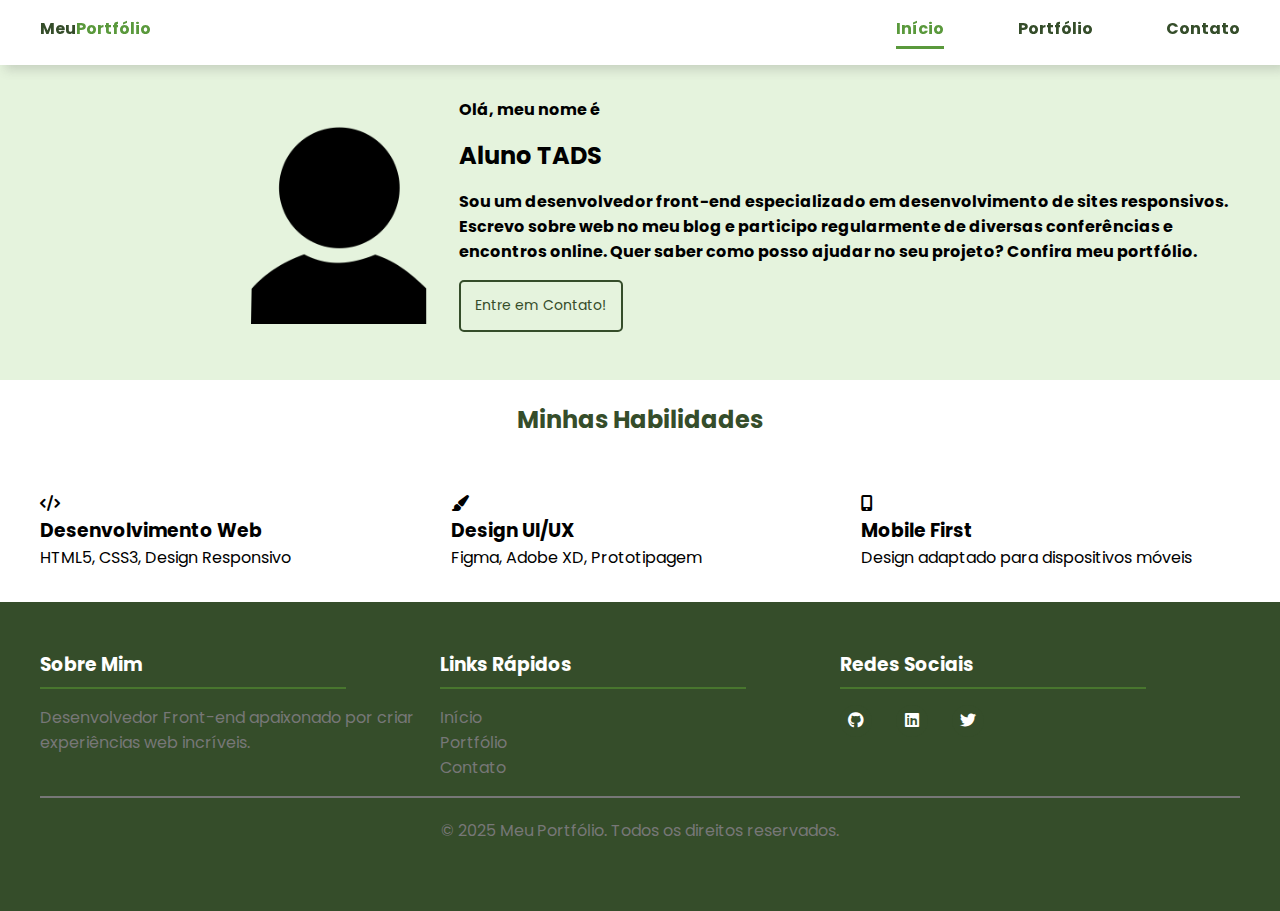
<file: index.html>
<!DOCTYPE html>
<html lang="pt-BR">
<head>
    <meta charset="UTF-8">
    <meta name="viewport" content="width=device-width, initial-scale=1.0">
    <title>Meu Portfólio | Página Inicial</title>
    <link rel="stylesheet" href="https://cdnjs.cloudflare.com/ajax/libs/font-awesome/6.5.1/css/all.min.css">
    <link rel="stylesheet" href="assets/css/style.css">
    <link rel="stylesheet" href="assets/css/components/header.css">
    <link rel="stylesheet" href="assets/css/components/footer.css">
    <link rel="stylesheet" href="assets/css/components/buttons.css">
    <link rel="stylesheet" href="assets/css/pages/home.css">
</head>
<body>
    <div class="container">
        <!-- Header -->
        <header class="header">
            <div class="headerContent">
              <a href="index.html" class="left">Meu<span>Portfólio</span></a>
              
              <input type="checkbox" id="menu-toggle" class="menu-toggle">
              <label for="menu-toggle" class="hamburger">&#9776;</label>

              <nav class="right">
                <a href="index.html" class="active">Início</a>
                <a href="portfolio.html">Portfólio</a>
                <a href="contato.html">Contato</a>
              </nav>
            </div>
          </header>
        <!-- Hero Section -->
        <section class="hero">
            <div class="heroContent">
                <div class="heroContent-imagem"><img src="assets/images/profile-black.png" alt="Aluno TADS" ></div>
                <div class="content">
                    <p>Olá, meu nome é</p>
                    <h2>Aluno TADS</h2>
                    <p>Sou um desenvolvedor front-end especializado em desenvolvimento de sites responsivos. Escrevo sobre  web no meu blog e participo regularmente de diversas conferências e encontros online. Quer saber como posso ajudar no seu projeto? Confira meu portfólio.</p>
                    <div class="Botao">
                        <a href="portfolio.html">Entre em Contato!</a>
                    </div>
                </div>
                
            </div>
        </section>
        <!-- Skills Section -->
        <section class="skills">
            <div class="skillsContent">
                <h2 id="mySkills">Minhas Habilidades</h2>
                <div class="devWeb">
                    <i class="fa-solid fa-code"></i><!-- ícone fa-code -->
                    <h3>Desenvolvimento Web</h3>
                    <p>HTML5, CSS3, Design Responsivo</p>
                </div>
                <div class="UIUX">
                    <i class="fa-solid fa-paint-brush"></i><!-- ícone fa-paint-brush -->
                    <h3>Design UI/UX</h3>
                    <p>Figma, Adobe XD, Prototipagem</p>
                </div>
                <div class="mobile">
                    <i class="fa-solid fa-mobile-alt"></i><!-- ícone fa-mobile-alt -->
                    <h3>Mobile First</h3>
                    <p>Design adaptado para dispositivos móveis</p>
                </div>
            </div>
            </section>
        <!-- Footer -->
        <footer class="footer">
            <div class="footerContent">
                <div class="sobremim">
                    <h3>Sobre Mim</h3>
                    <hr class="linha">
                    <p>Desenvolvedor Front-end apaixonado por criar experiências web incríveis.</p>
                </div>
                <div class="links-rapidos">
                    <h3>Links Rápidos</h3>
                    <hr class="linha">
                    <a href="index.html">Início</a>
                    <a href="portfolio.html">Portfólio</a>
                    <a href="contato.html">Contato</a>
                </div>
                <div class="redes">
                    <h3>Redes Sociais</h3>
                    <hr class="linha">
                    <div class="area-icones">
                        <div class="bola"><a href="#"><i class="icones fa-brands fa-github"></i></a></div>
                        <div class="bola"><a href="#"><i class="icones fa-brands fa-linkedin"></i></a></div>
                        <div class="bola"><a href="#"><i class="icones fa-brands fa-twitter"></i></a></div>
                    </div>
                </div>
                <hr id="linhaMaior">
                <div class="copy">
                    <p>&copy; 2025 Meu Portfólio. Todos os direitos reservados.</p>
                </div>
            </div>
        </footer>
    </div>
</body>
</html>
</file>
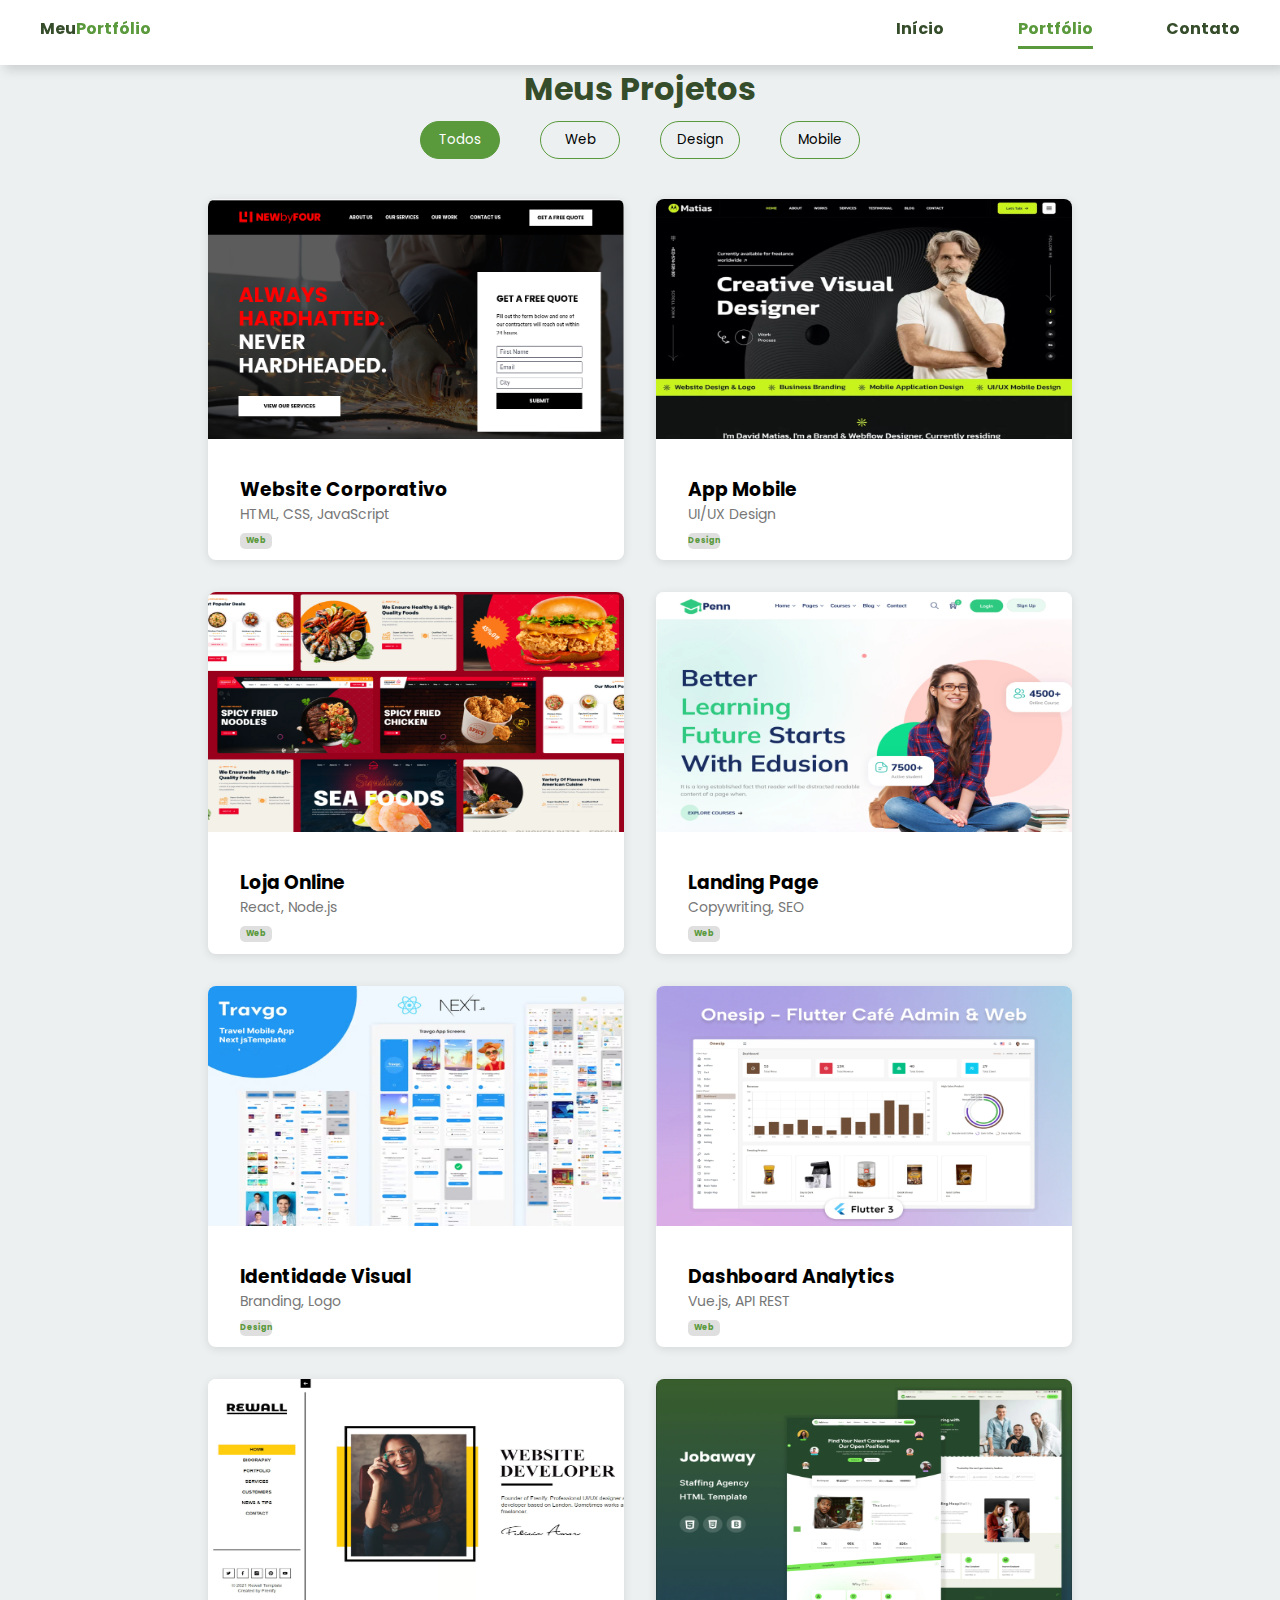
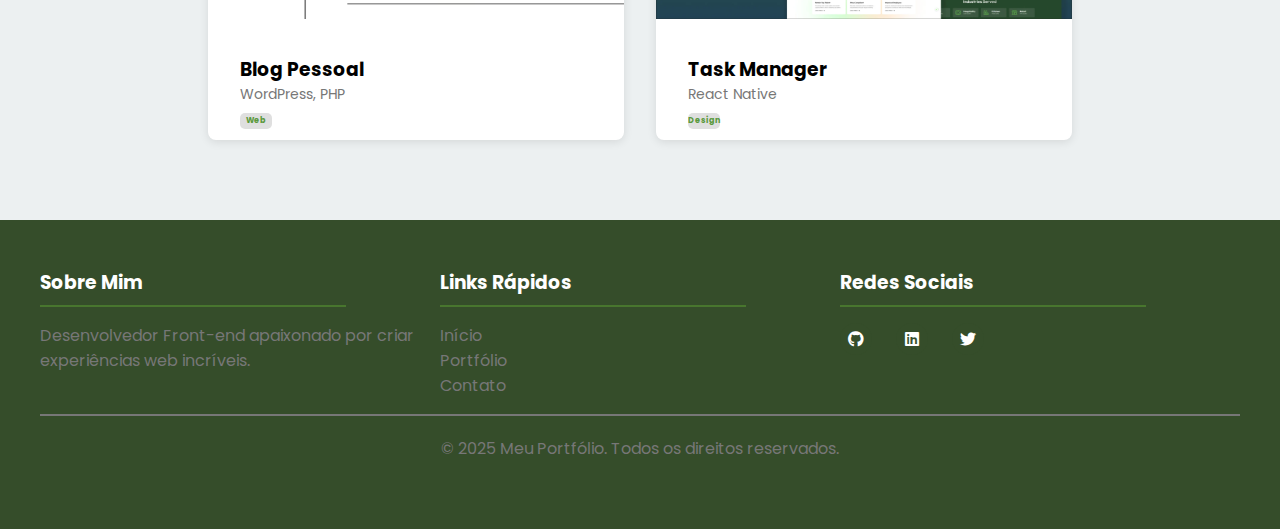
<file: portfolio.html>
<!DOCTYPE html>
<html lang="pt-BR">
<head>
    <meta charset="UTF-8">
    <meta name="viewport" content="width=device-width, initial-scale=1.0">
    <title>Meu Portfólio | Projetos</title>
    <link rel="stylesheet" href="https://cdnjs.cloudflare.com/ajax/libs/font-awesome/6.5.1/css/all.min.css">    
    <link rel="stylesheet" href="assets/css/style.css">
    <link rel="stylesheet" href="assets/css/components/header.css">
    <link rel="stylesheet" href="assets/css/components/footer.css">
    <link rel="stylesheet" href="assets/css/components/buttons.css">
    <link rel="stylesheet" href="assets/css/components/cards.css">
    <link rel="stylesheet" href="assets/css/pages/portfolio.css">
</head>
<body>
    <!-- Header -->
    <div class="container">
        <header class="header">
            <div class="headerContent">
              <a href="index.html" class="left">Meu<span>Portfólio</span></a>
              
              <input type="checkbox" id="menu-toggle" class="menu-toggle">
              <label for="menu-toggle" class="hamburger">&#9776;</label>

              <nav class="right">
                <a href="index.html">Início</a>
                <a href="portfolio.html" class="active">Portfólio</a>
                <a href="contato.html">Contato</a>
              </nav>
            </div>
          </header>
        <!-- Conteúdo Principal -->
        <section class="projectContent">
            <h1>Meus Projetos</h1>
        
            <div class="buttons">
                <button class="projectbutton selected">Todos</button>
                <button class="projectbutton">Web</button>
                <button class="projectbutton">Design</button>
                <button class="projectbutton">Mobile</button>
            </div>
        </section>
        
        <main class="cards">
            <!-- Projeto 1 -->
            <article class="card" id="card1">
                <img src="assets/images/projects/project1.png" alt="Website Corporativo">
                <div class="imgInfo">
                    <div class="overlay">
                        <a href="projeto.html">Ver Detalhes</a>
                    </div>

                    <div class="cardtext">
                        <h3>Website Corporativo</h3>
                        <p>HTML, CSS, JavaScript</p>
                        <div class="bg-cinza"><span>Web</span></div>
                    </div>
                </div>
            </article>
        
            <!-- Projeto 2 -->
            <article class="card" id="card2">
                <img src="assets/images/projects/project2.png" alt="App Mobile">
                <div class="imgInfo">
                    <div class="overlay">
                        <a href="projeto.html">Ver Detalhes</a>
                    </div>
                    <h3>App Mobile</h3>
                    <p>UI/UX Design</p>
                    <div class="bg-cinza"><span>Design</span></div>
                </div>
            </article>
        
            <!-- Projeto 3 -->
            <article class="card" id="card3">
                <img src="assets/images/projects/project3.png" alt="E-commerce">
                <div class="imgInfo">
                    <div class="overlay">
                        <a href="projeto.html">Ver Detalhes</a>
                    </div>
                    <h3>Loja Online</h3>
                    <p>React, Node.js</p>
                    <div class="bg-cinza"><span>Web</span></div>
                </div>
            </article>
        
            <!-- Projeto 4 -->
            <article class="card" id="card4">
                <img src="assets/images/projects/project4.png" alt="Landing Page">
                <div class="imgInfo">
                    <div class="overlay">
                        <a href="projeto.html">Ver Detalhes</a>
                    </div>
                    <h3>Landing Page</h3>
                    <p>Copywriting, SEO</p>
                    <div class="bg-cinza"><span>Web</span></div>
                </div>
            </article>
            
            <!-- Projeto 5 -->
            <article class="card" id="card5">
                <img src="assets/images/projects/project5.png" alt="Identidade Visual">
                <div class="imgInfo">
                    <div class="overlay">
                        <a href="projeto.html">Ver Detalhes</a>
                    </div>
                    <h3>Identidade Visual</h3>
                    <p>Branding, Logo</p>
                    <div class="bg-cinza"><span>Design</span></div>
                </div>
            </article>
        
            <!-- Projeto 6 -->
            <article class="card" id="card6">
                <img src="assets/images/projects/project6.png" alt="Dashboard">
                <div class="imgInfo">
                    <div class="overlay">
                        <a href="projeto.html">Ver Detalhes</a>
                    </div>
                    <h3>Dashboard Analytics</h3>
                    <p>Vue.js, API REST</p>
                    <div class="bg-cinza"><span>Web</span></div>
                </div>
            </article>
        
            <!-- Projeto 7 -->
            <article class="card" id="card7">
                <img src="assets/images/projects/project7.png" alt="Blog Pessoal">
                <div class="imgInfo">
                    <div class="overlay">
                        <a href="projeto.html">Ver Detalhes</a>
                    </div>
                    <h3>Blog Pessoal</h3>
                    <p>WordPress, PHP</p>
                    <div class="bg-cinza"><span>Web</span></div>
                </div>
            </article>
        
            <!-- Projeto 8 -->
            <article class="card" id="card8">
                <img src="assets/images/projects/project8.png" alt="App de Task">
                <div class="imgInfo">
                    <div class="overlay">
                        <a href="projeto.html">Ver Detalhes</a>
                    </div>
                    <h3>Task Manager</h3>
                    <p>React Native</p>
                    <div class="bg-cinza"><span>Design</span></div>
                </div>
            </article>
        </main>
        <!-- Footer -->
        <footer class="footer">
            <div class="footerContent">
                <div class="sobremim">
                    <h3>Sobre Mim</h3>
                    <hr class="linha">
                    <p>Desenvolvedor Front-end apaixonado por criar experiências web incríveis.</p>
                </div>
                <div class="links-rapidos">
                    <h3>Links Rápidos</h3>
                    <hr class="linha">
                    <a href="index.html">Início</a>
                    <a href="portfolio.html">Portfólio</a>
                    <a href="contato.html">Contato</a>
                </div>
                <div class="redes">
                    <h3>Redes Sociais</h3>
                    <hr class="linha">
                    <div class="area-icones">
                        <div class="bola"><a href="#"><i class="icones fa-brands fa-github"></i></a></div>
                        <div class="bola"><a href="#"><i class="icones fa-brands fa-linkedin"></i></a></div>
                        <div class="bola"><a href="#"><i class="icones fa-brands fa-twitter"></i></a></div>
                    </div>
                </div>
                <hr id="linhaMaior">
                <div class="copy">
                    <p>&copy; 2025 Meu Portfólio. Todos os direitos reservados.</p>
                </div>
            </div>
        </footer>
    </div>
</body>
</html>
</file>
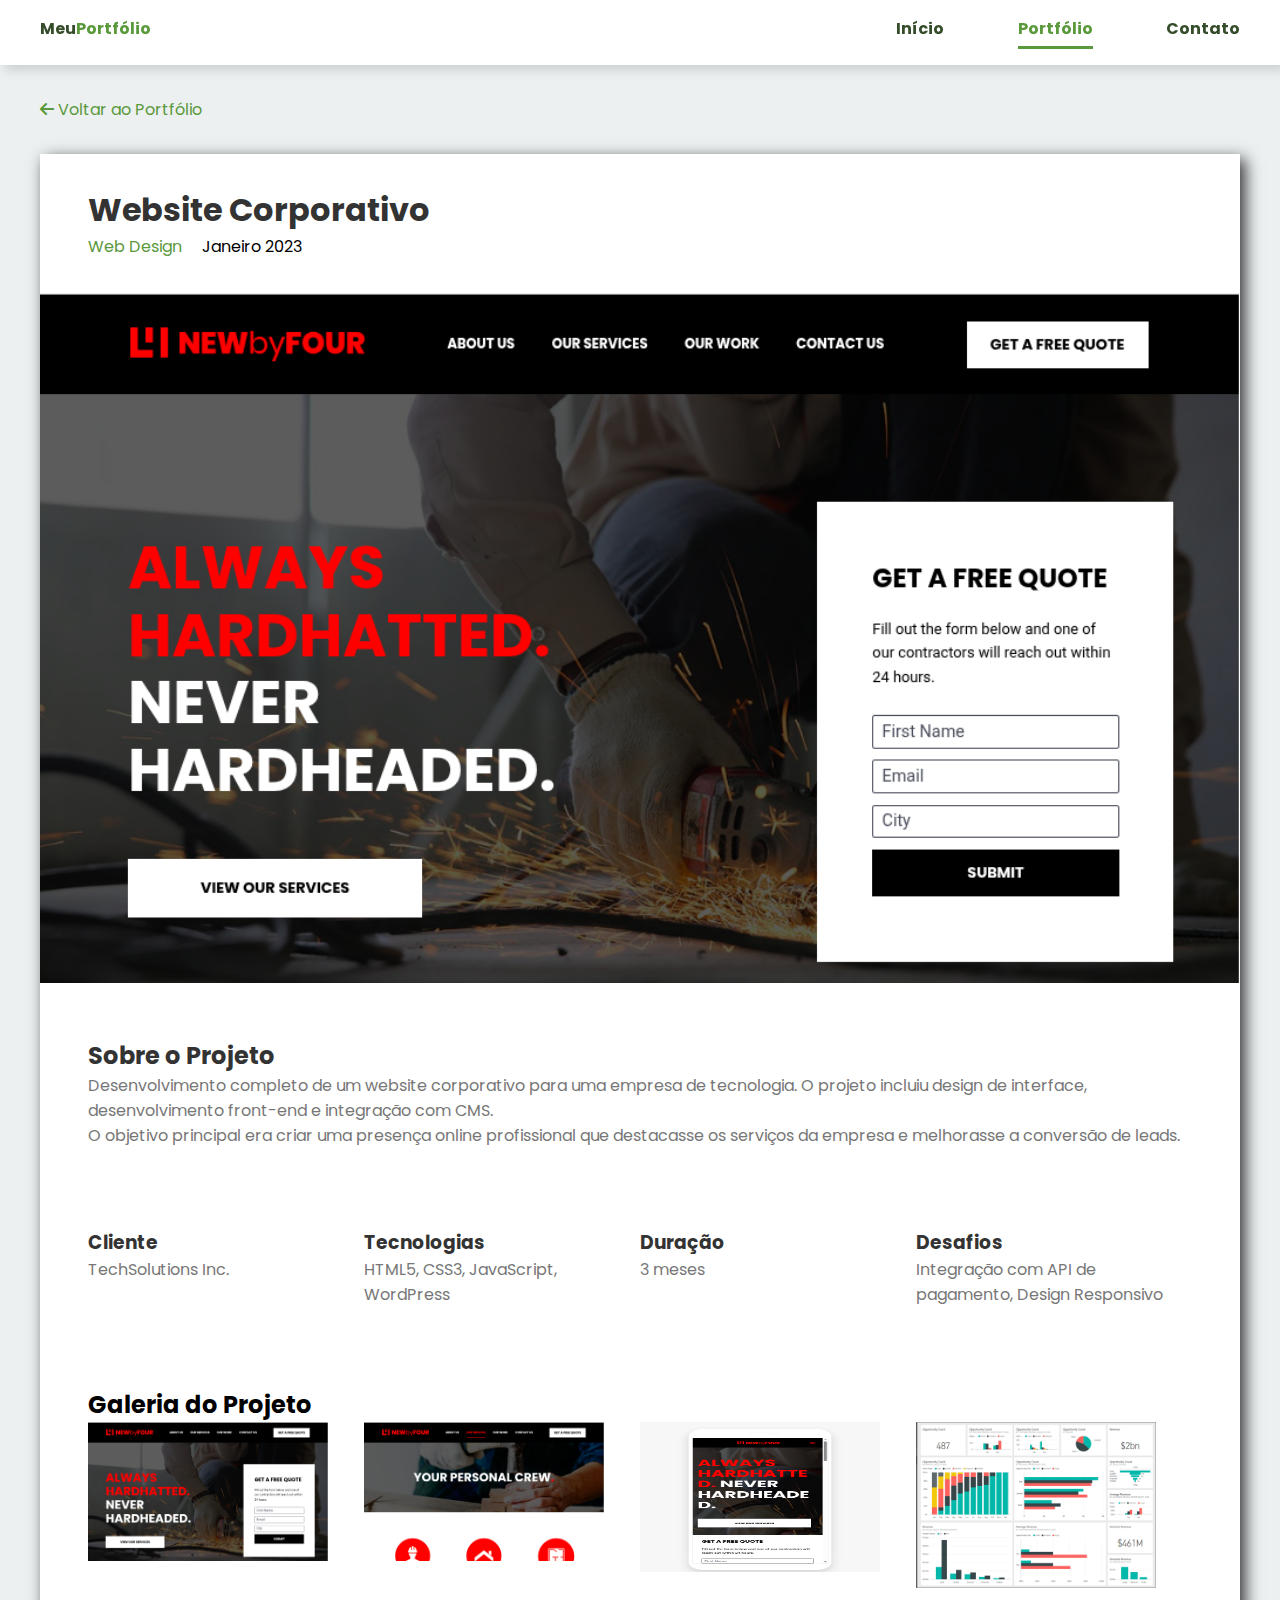
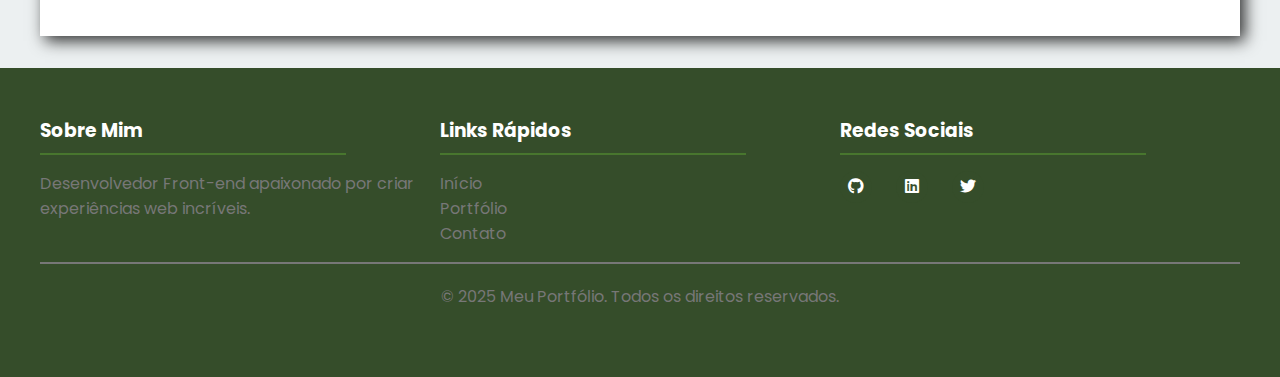
<file: projeto.html>
<!DOCTYPE html>
<html lang="pt-BR">
<head>
    <meta charset="UTF-8">
    <meta name="viewport" content="width=device-width, initial-scale=1.0">
    <title>Meu Portfólio | Projeto Detalhado</title>
    <link rel="stylesheet" href="https://cdnjs.cloudflare.com/ajax/libs/font-awesome/6.5.1/css/all.min.css">    
    <link rel="stylesheet" href="assets/css/style.css">
    <link rel="stylesheet" href="assets/css/components/header.css">
    <link rel="stylesheet" href="assets/css/components/footer.css">
    <link rel="stylesheet" href="assets/css/components/buttons.css">
    <link rel="stylesheet" href="assets/css/pages/project.css">
</head>
<body>
    <div class="container">
        <!-- Header -->
        <header class="header">
            <div class="headerContent">
              <a href="index.html" class="left">Meu<span>Portfólio</span></a>
              
              <input type="checkbox" id="menu-toggle" class="menu-toggle">
              <label for="menu-toggle" class="hamburger">&#9776;</label>

              <nav class="right">
                <a href="index.html">Início</a>
                <a href="portfolio.html" class="active">Portfólio</a>
                <a href="contato.html">Contato</a>
              </nav>
            </div>
          </header>
          
        <div class="backDiv">
            <a href="portfolio.html" class="back"><i class="fa-solid fa-arrow-left"></i> Voltar ao Portfólio</a>
        </div><div class="projectDetails">
            <!-- Project Details -->
            <article class="cabecalho">
                <h1>Website Corporativo</h1>
                <span class="verde">Web Design</span>
                <span>Janeiro 2023</span>
            </article>
            <article class="initialImage">
                <img src="assets/images/projects/project1.png" alt="Website Corporativo">
            </article>
            <div class="infoProject">
                <h2>Sobre o Projeto</h2>
                <p>Desenvolvimento completo de um website corporativo para uma empresa de tecnologia. O projeto incluiu design de interface, desenvolvimento front-end e integração com CMS.</p>
                <p>O objetivo principal era criar uma presença online profissional que destacasse os serviços da empresa e melhorasse a conversão de leads.</p>
            </div>
            <div class="details">
                <article class="cliente">
                    <h3>Cliente</h3>
                    <p>TechSolutions Inc.</p>
                </article>
                <article class="tecnologia">
                    <h3>Tecnologias</h3>
                    <p>HTML5, CSS3, JavaScript, WordPress</p>
                </article>
                <article class="duracao">
                    <h3>Duração</h3>
                    <p>3 meses</p>
                </article>
                <article class="desafios">
                    <h3>Desafios</h3>
                    <p>Integração com API de pagamento, Design Responsivo</p>
                </article>
            </div>
            
            <div class="galery">
                <h2>Galeria do Projeto</h2>
                <div class="galeryImages">
                    <img src="assets/images/projects/project1-1.png" alt="Tela inicial do website" class="projectImage" id="image1">
                    <img src="assets/images/projects/project1-2.png" alt="Página de serviços" class="projectImage" id="image2">
                    <img src="assets/images/projects/project1-3.png" alt="Versão mobile" class="projectImage" id="image3">
                    <img src="assets/images/projects/project1-4.png" alt="Dashboard administrativo" class="projectImage" id="image4">
                </div>
            </div>
        </div>
        <!-- Footer -->
        <footer class="footer">
            <div class="footerContent">
                <div class="sobremim">
                    <h3>Sobre Mim</h3>
                    <hr class="linha">
                    <p>Desenvolvedor Front-end apaixonado por criar experiências web incríveis.</p>
                </div>
                <div class="links-rapidos">
                    <h3>Links Rápidos</h3>
                    <hr class="linha">
                    <a href="index.html">Início</a>
                    <a href="portfolio.html">Portfólio</a>
                    <a href="contato.html">Contato</a>
                </div>
                <div class="redes">
                    <h3>Redes Sociais</h3>
                    <hr class="linha">
                    <div class="area-icones">
                        <div class="bola"><a href="#"><i class="icones fa-brands fa-github"></i></a></div>
                        <div class="bola"><a href="#"><i class="icones fa-brands fa-linkedin"></i></a></div>
                        <div class="bola"><a href="#"><i class="icones fa-brands fa-twitter"></i></a></div>
                    </div>
                </div>
                <hr id="linhaMaior">
                <div class="copy">
                    <p>&copy; 2025 Meu Portfólio. Todos os direitos reservados.</p>
                </div>
            </div>
        </footer>
    </div>
</body>
</html>
</file>
<file: assets/css/style.css>
/* style.css - Arquivo principal */
@import url('https://fonts.googleapis.com/css2?family=Poppins:ital,wght@0,100;0,200;0,300;0,400;0,500;0,600;0,700;0,800;0,900;1,100;1,200;1,300;1,400;1,500;1,600;1,700;1,800;1,900&display=swap');

:root{
    --cor-primaria: #5a993c;
    --cor-primaria-escura: #48762e;
    --cor-secundaria: #354d2a;
    --fundo-claro: #ecf0f1;
    --Fundo-hero: #e5f3dd;
    --fundo-branco: #FFF;
    --texto-escuro: #333333;
    --texto-cinza: #777777;
    --gap-padrao: 1.5rem;
    --espaco-base: 1rem;
    --espaco-section: 3rem 0;
}

*{
    font-family: 'Poppins', sans-serif;
    margin: 0;
    padding: 0;
}

h1{
    font-size: 2rem;
}

h2{
    font-size: 1.5rem;
}

p{
    font-size: 1rem;
}
</file>
<file: assets/css/components/header.css>
.header{
    position: sticky;
    top: 0;
    margin-top: 0;
    margin-bottom: 0;
    padding: 1rem 2rem;
    grid-area: header;
    display: flex;
    box-shadow:  5px 5px 10px rgba(80, 80, 80, 0.2);
    background-color: var(--fundo-branco);
    z-index: 99;
}

.headerContent{
    display: flex;
    justify-content: space-between;
    margin: auto;
    width: 100%;
    max-width: 1200px;
}

.right{
    display: flex;
    flex-grow: 0.1;
    justify-content: space-between;
}

header a{
    text-decoration: none;
    font-weight: bold;
    color: var(--cor-secundaria)
}

header a span{
    color: var(--cor-primaria);
}

header .right .active{
    color: var(--cor-primaria);
    padding-bottom: 0.3rem;
    border-bottom: 3px solid var(--cor-primaria);
}

header .right a:hover{
    color: var(--cor-primaria);
}

.menu-toggle {
    display: none;
}

.hamburger {
    display: none;
    font-size: 2rem;
    color: var(--cor-secundaria);
    cursor: pointer;
}

.right {
    display: flex;
    gap: 2rem;
}

@media (max-width: 576px) {
    .headerContent {
        flex-direction: row;
        align-items: center;
        justify-content: space-between;
        width: 100%;
    }

    .right {
        display: none;
        flex-direction: column;
        width: 100%;
        gap: 1rem;
        margin-top: 1rem;
    }

    .menu-toggle:checked + .hamburger + .right {
        transition: all 0.5s ease;
        display: flex;
    }

    .hamburger {
        display: block;
        font-size: 2rem;
        color: var(--cor-secundaria);
    }

    .left {
        font-size: 1.5rem;
        font-weight: bold;
        color: var(--cor-secundaria);
        text-decoration: none;
    }
}

@media (max-width: 768px) {
    .headerContent {
        padding: 0 1rem;
    }

    .right {
        padding: 1rem 1.5rem;
        font-size: 0.95rem;
    }

    .hamburger {
        font-size: 2rem;
    }

    .left {
        font-size: 1.5rem;
    }

    .menu-toggle:checked + .hamburger + .right {
        transition: all 0.5s ease;
        display: flex;
    }
}


@media (max-width: 576px) {
    .headerContent {
        flex-direction: row;
        align-items: center;
        justify-content: space-between;
        width: 100%;
        position: relative;
    }

    .hamburger {
        display: block;
        font-size: 2rem;
        color: var(--cor-secundaria);
        cursor: pointer;
        z-index: 2;
    }

    .right {
        display: none;
        flex-direction: column;
        position: absolute;
        top: 100%;
        left: -10%;
        width: 100vw;
        background-color: var(--fundo-branco);
        padding: 1rem 2rem;
        gap: 1rem;
        z-index: 1;
        box-shadow: 0px 4px 8px rgba(0,0,0,0.1);
    }

    header .right .active{
        border: none;
    }

    .menu-toggle:checked + .hamburger + .right {
        transition: all 0.5s ease;
        display: flex;
    }
}
</file>
<file: assets/css/components/footer.css>
.footer{
    display: grid;
    grid-area: footer;
    align-content: center;
    background-color: var(--cor-secundaria);
    padding: 3rem 2rem;
    justify-items: start;
    align-items: start;
    margin-top: 2rem;
    width: auto;
}

.footerContent{
    max-width: 1200px;
    margin: auto;
    display: grid;
    grid-template-columns: 1fr 1fr 1fr;
    grid-template-rows: 1fr 0.1fr 0.5fr;
    grid-template-areas: 
                "sobremim links-rapidos redes"
                "linhaMaior linhaMaior linhaMaior"
                "copy copy copy";
}

footer > div{
    flex: 1;
}

footer h3{
    color: #FFF;
    margin: 0;
}

footer a, .sobremim p {
    text-decoration: none;
    color: var(--texto-cinza);
}


.linha{
    border: 1px solid var(--cor-primaria-escura);
    width: 19rem;
    margin: 0.5rem 0 1rem 0;
}

#linhaMaior{
    border: 1px solid var(--texto-cinza);
    max-width: 1200px;
    grid-area: linhaMaior;
    margin-top: 1rem;
}

.sobremim{
    grid-area: sobremim;
}

.links-rapidos{
    grid-area: links-rapidos;
    display: flex;
    flex-direction: column;
}

.links-rapidos a{
    width: max-content;
}

.links-rapidos a:hover{
    transform: translate(1rem, 0);
    transition: transform 0.5s ease;
    color: var(--cor-primaria);
}

.icones{
    font-size: 1rem;
    color: #FFF;
}

.redes{
    grid-area: redes;
}

.area-icones{
    display: flex;
    gap: var(--gap-padrao);
}

.area-icones .bola{
    display: flex;
    justify-content: center;
    align-items: center;
    width: 2rem;
    height: 2rem;
    background-color: var(--cor-secundaria);
    border-radius: 50px;
    
}

.bola:hover{
    transform: translate(0, -0.2rem);
    transition: transform 0.5s ease;
    background-color: var(--cor-primaria);
}

.copy{
    display: flex;
    place-self: center;
    grid-area: copy;
    color: var(--texto-cinza);
}

@media (max-width: 768px) {
    .footerContent {
        width: 100%;
        padding: 0 1rem;
        grid-template-columns: 1fr 1fr;
        grid-template-rows: auto auto auto auto;
        grid-template-areas:
            "sobremim sobremim"
            "links-rapidos redes"
            "linhaMaior linhaMaior"
            "copy copy";
        row-gap: 2rem;
    }

    #linhaMaior {
        width: 100%;
    }
}

@media (max-width: 576px) {
    .footerContent {
        width: 100%;
        padding: 0 1rem;
        grid-template-columns: 1fr;
        grid-template-areas:
            "sobremim"
            "links-rapidos"
            "redes"
            "linhaMaior"
            "copy";
        row-gap: 2rem;
    }

    #linhaMaior {
        width: 100%;
    }
}
</file>
<file: assets/css/components/buttons.css>
.Botao{
    display: flex;
    justify-content: center;
    align-items: center;
    background-color: var(--Fundo-hero);
    width: 10rem;
    height: 3rem;
    border: 2px solid var(--cor-secundaria);
    border-radius: 5px;
}

.Botao a{
    text-decoration: none;
    color: var(--cor-secundaria);
    font-size: 0.875rem;
}


.Botao:hover a{
    color: var(--fundo-claro);
    
}

.Botao:hover{
    background-color: var(--cor-secundaria);
}

.projectbutton{
    background-color: #FFF0;
    border: 1px var(--cor-primaria) solid;
    border-radius: 20px;
    width: 5rem;
    padding: 0.5rem;
    margin: 0.5rem;
    transition: background-color 0.5s ease;
}

.projectbutton:hover{
    background-color: var(--cor-secundaria);
    color: #FFF;
}

.selected{
    background-color: var(--cor-primaria);
    color: #FFF;
}

.BotaoSFundo{
    display: flex;
    justify-content: center;
    align-items: center;
    background-color: #FFF0;
    border: 1px solid var(--cor-primaria);
    width: 13rem;
    height: 3rem;
    border-radius: 5px;
}

.BotaoSFundo{
    color: var(--cor-primaria);
    text-decoration: none;
    font-size: 0.875rem
}

.buttons{
    display: flex;
    gap: var(--gap-padrao);
}

.BotaoSFundo:hover{
    background-color: var(--cor-primaria);
    color: #FFF;
    transition: background-color 0.5s ease;
}
</file>
<file: assets/css/pages/home.css>
.container {
    width: auto;
    margin: 0 auto; 
}

.hero {
    background-color: var(--Fundo-hero);
    padding: 2rem;
    padding-bottom: 3rem;
}

.heroContent-imagem {
    display: flex;
    justify-content: flex-end;
    align-items: center;
}

.heroContent-imagem img {
    width: 11rem;
}

.heroContent {
    display: grid;
    grid-template-columns: 1fr 2fr;
    grid-template-areas: "content profile";
    gap: 2rem; 
    margin: auto;
}

.skillsContent {
    width: 1200px;
    display: grid;
    grid-template-columns: 1fr 1fr 1fr;
    grid-template-rows: 1fr 1fr;
    grid-template-areas:
        "mySkills mySkills mySkills"
        "devWeb UIUX mobile";
    gap: 2rem;
    margin: auto;
}

.content {
    display: flex;
    flex-direction: column;
    align-self: center;
    gap: 1rem;
}

.content p {
    font-weight: bold;
    font-size: clamp(1rem, 1vw, 1.25rem);
}

.content h2 {
    font-size: clamp(1.5rem, 1.5vw, 2.5rem);
}

#mySkills {
    display: flex;
    grid-area: mySkills;
    justify-content: center;
    align-items: center;
    color: var(--cor-secundaria);
}

.devWeb {
    grid-area: devWeb;
}

.UIUX {
    grid-area: UIUX;
}

.mobile {
    grid-area: mobile; 
}



@media (max-width: 992px) {
    .heroContent {
        grid-template-columns: 1fr; 
        grid-template-areas:
            "content"
            "profile";
        text-align: center;
    }

    .content {
        align-items: center;
    }

    .heroContent-imagem {
        justify-content: center;
    }

    .heroContent-imagem img {
        max-width: 300px;
        width: 100%;
    }

    .skillsContent {
        grid-template-columns: 1fr 1fr;
        grid-template-areas:
            "mySkills mySkills"
            "devWeb UIUX"
            "mobile mobile";
        width: 100%;
    }
}

@media (max-width: 576px) {
    .hero {
        padding: 2rem 1rem;
    }

    .heroContent {
        grid-template-columns: 1fr;
        grid-template-areas:
            "content"
            "profile";
        text-align: center;
    }

    .heroContent-imagem img {
        display: none;
    }

    .skillsContent {
        grid-template-columns: 1fr;
        grid-template-areas:
            "mySkills"
            "devWeb"
            "UIUX"
            "mobile";
        width: 100%;
    }

    .content {
        align-items: center;
    }
}
</file>
<file: assets/css/components/cards.css>
.cards{
    grid-area: cards;
    max-width: 1200px;
    display: grid;
    grid-template-columns: 1fr 1fr;
    grid-template-rows: 1fr 1fr 1fr 1fr;
    grid-template-areas: 
        "card1 card2"
        "card3 card4"
        "card5 card6"
        "card7 card8"
    ;
    margin: auto;
    gap: var(--gap-padrao);
}

.cards img{
    margin: 0;
    width: 100%;
    height: 100%;
    max-width: 30rem;
    max-height: 15rem;
    display: block;
    border-top-left-radius: 5px;
    border-top-right-radius: 5px;
}


.card:hover img{
    transition: all 0.3s ease;
    filter: brightness(0.4);
}

.cards p{
    color: var(--texto-cinza);
    font-size: 0.875rem;
}

.bg-cinza{
    margin-top: 0.5rem;
    display: flex;
    justify-content: center;
    align-items: center;
    width: 2rem;
    height: 1rem;
    background-color: #8884;
    border-radius: 5px;
    margin-bottom: 0.5rem;
}

.cards span{
    color: var(--cor-primaria);
    font-size: 0.5rem;
    font-weight: bold;
}

.card{
    border-radius: 5px;
    display: flex;
    flex-direction: column;
    justify-content: center;
    box-shadow: 5px 5px 15px rgba(80,80,80,0.5);
    background-color: var(--fundo-branco);
    border-radius: 5px;
    gap: 0.5rem;
    width: 100%;
    max-width: 30rem;
}

.overlay{
    transform: translate(32%, -8rem);
    opacity: 0;
    transition: opacity 0.3s ease-in-out;
    z-index: 2;
}

.overlay a{
    text-decoration: none;
    font-size: 1rem;
    padding: 0.5rem;
    color: var(--cor-primaria);
    border: 1px solid var(--cor-primaria);
    border-radius: 5px; 
}

.card a:hover{
    background-color: var(--cor-primaria);
    color: #FFF;
    transition: background-color 0.3s ease;
}

.card:hover .overlay{
    opacity: 1;
}

.imgInfo{
    display: flex;
    flex-direction: column;
    flex-grow: 0.5;
    padding: 0.2rem 2rem;
    justify-content: center;
}

#card1{
    grid-area: card1;
}
#card2{
    grid-area: card2;
}
#card3{
    grid-area: card3;
}
#card4{
    grid-area: card4;
}
#card5{
    grid-area: card5;
}
#card6{
    grid-area: card6;
}
#card7{
    grid-area: card7;
}
#card8{
    grid-area: card8;
}

@media (max-width: 768px) {
    .cards {
        grid-template-columns: 1fr; 
        grid-template-areas: 
                    "card1"
                    "card2"
                    "card3"
                    "card4"
                    "card5"
                    "card6"
                    "card7"
                    "card8"
        ;
        padding: 0 1rem;
    }

    .card {
        width: 100%;
    }

    .overlay {
        transform: translate(0, -4rem);
    }
}

@media (max-width: 576px) {
    .cards {
        gap: 1rem;
    }

    .card {
        font-size: 0.9rem;
    }

    .overlay {
        transform: translate(0, -3rem);
    }
}
</file>
<file: assets/css/pages/portfolio.css>
.container{
    max-width: auto;
    display: grid;
    grid-template-columns: 1fr 1fr;
    grid-template-rows: auto auto auto auto auto;
    grid-template-areas: 
                "header header"
                "projeto projeto"
                "botoes botoes"
                "cards cards"
                "footer footer"
    ;
    background-color: var(--fundo-claro);
}

.projectContent{
    grid-area: projeto;
    display: flex;
    flex-direction: column;
    justify-self: center;
    margin-bottom: 2rem;
}

.projectContent h1{
    color: var(--cor-secundaria);
    text-align: center;
}

.buttons{
    grid-area: botoes;   
}

.cards {
    grid-area: cards;
    display: grid;
    grid-template-columns: repeat(3, 1fr);
    gap: 2rem;
    padding: 0 2rem;
    margin-bottom: 3rem;
  }
  
  .card {
    background-color: var(--fundo-branco);
    box-shadow: 0 2px 10px rgba(0, 0, 0, 0.1);
    border-radius: 8px;
    overflow: hidden;
    transition: transform 0.3s;
  }
  
  .card:hover {
    transform: translateY(-5px);
  }
  
.cards {
    grid-area: cards;
    display: grid;
    grid-template-columns: repeat(2, 1fr);
    gap: 2rem;
    padding: 0 2rem;
    margin-bottom: 3rem;
  }
  
  @media (max-width: 768px) {

    .cards {
      grid-template-columns: 1fr;
      grid-template-areas: 
                    "card1"
                    "card2"
                    "card3"
                    "card4"
                    "card5"
                    "card6"
                    "card7"
                    "card8"
    ;
      gap: 2rem;
      padding: 0 1rem;
    }
  
    .buttons {
      flex-direction: row;
      align-items: center;
      gap: 1rem;
    }
  }
</file>
<file: assets/css/pages/project.css>
.container{
    flex: 1;
    display: flex;
    flex-direction: column;
    margin: 0 auto;
    background-color: var(--fundo-claro);
}

.backDiv{
    display: flex;
    justify-content: flex-start;
    align-items: flex-start;
    width: 1200px;
    margin: 2rem auto;
}

.back{
    color: var(--cor-primaria);
    text-decoration: none;
}


.backDiv a:hover{
    transform: translate(1rem, 0);
    transition: transform 0.5s ease;
}

.projectDetails{
    width: 1200px;
    margin: auto;
    background-color: #fff;
    box-shadow: 5px 5px 15px rgba(0,0,0,0.8);
}

.initialImage{
    padding: 0;

}

.initialImage img{
    object-fit: fill;
    width: 100%;
}

.projectDetails p{
    color: var(--texto-cinza);
}

.cabecalho{
    grid-area: cabecalho;
    padding: 2rem 3rem;
}

.cabecalho h1{
    color: var(--texto-escuro);
}

.verde{
    color: var(--cor-primaria);
    margin-right: 1rem;
}

.infoProject{
    display: flex;
    flex-direction: column;
    flex-wrap: wrap;
    padding: 3rem;
}

.infoProject h2{
    color: var(--texto-escuro);
}

.details{
    display: grid;
    grid-template-columns: 1fr 1fr 1fr 1fr;
    grid-template-areas: 
            "cliente tecnologia duracao desafios"
    ;
    width: auto;
    padding: 2rem 3rem;
}

.details h3{
    color: var(--texto-escuro);
}

.cliente{
    grid-area: cliente;
}

.tecnologia{
    grid-area: tecnologia;
}

.duracao{
    grid-area: duracao;
}

.desafios{
    grid-area: desafios;
}

.galery{
    width: auto;
    padding: 3rem;
}

.galeryImages{
    display: grid;
    grid-template-columns: 1fr 1fr 1fr 1fr;
    grid-template-areas: 
                "image1 image2 image3 image4"
    ;
    width: 100%;
    max-width: 1200px;
}

.galeryImages img:hover{
    transform: scale(1.2);
    transition: transform 0.5s ease;
}

#image1{
    grid-area: image1;
    width: 100%;
    max-width: 15rem;
}

#image2{
    grid-area: image2;
    width: 100%;
    max-width: 15rem;
}

#image3{
    grid-area: image3;
    width: 100%;
    max-width: 15rem;
    height: 150px;
}

#image4{
    grid-area: image4;
    width: 100%;
    max-width: 15rem;
}

@media (max-width: 992px) {
    .details {
        grid-template-rows: 1fr 1fr;
        grid-template-columns: 1fr 1fr;
        grid-template-areas: 
            "cliente tecnologia"
            "duracao desafios";
    }

    .galeryImages {
        grid-template-columns: 1fr 1fr;
        grid-template-areas: 
            "image1 image2"
            "image3 image4";
        gap: 1rem;
    }

    .backDiv, .projectDetails {
        width: 90%;
    }

    .infoProject {
        padding: 2rem;
    }
}

@media (max-width: 768px) {
    .cabecalho {
        padding: 1.5rem;
        text-align: center;
    }

    .cabecalho h1 {
        font-size: 1.8rem;
    }

    .infoProject {
        padding: 1.5rem;
    }

    .details {
        padding: 1.5rem;
    }

    .galery {
        padding: 2rem;
    }

    .galeryImages {
        grid-template-columns: 1fr 1fr;
    }

    .buttons {
        flex-direction: column;
        gap: 1rem;
        padding: 1rem 2rem;
    }

    .buttons .Botao, .buttons .BotaoSFundo {
        width: 100%;
        text-align: center;
    }

    .backDiv a {
        font-size: 1rem;
    }
}

@media (max-width: 576px) {
    .details {
        grid-template-rows: 1fr;
        grid-template-columns: 1fr;
        grid-template-areas: 
            "cliente"
            "tecnologia"
            "duracao"
            "desafios";
    }

    .galeryImages {
        grid-template-columns: 1fr;
        grid-template-areas: 
            "image1"
            "image2"
            "image3"
            "image4";
    }

    .backDiv {
        padding: 0 1rem;
    }

    .projectDetails {
        width: 95%;
        margin: 1rem auto;
    }

    .infoProject {
        padding: 1rem;
    }

    .details {
        padding: 1rem;
    }

    .galery {
        padding: 1rem;
    }

    .buttons {
        padding: 1rem;
    }
}
</file>
